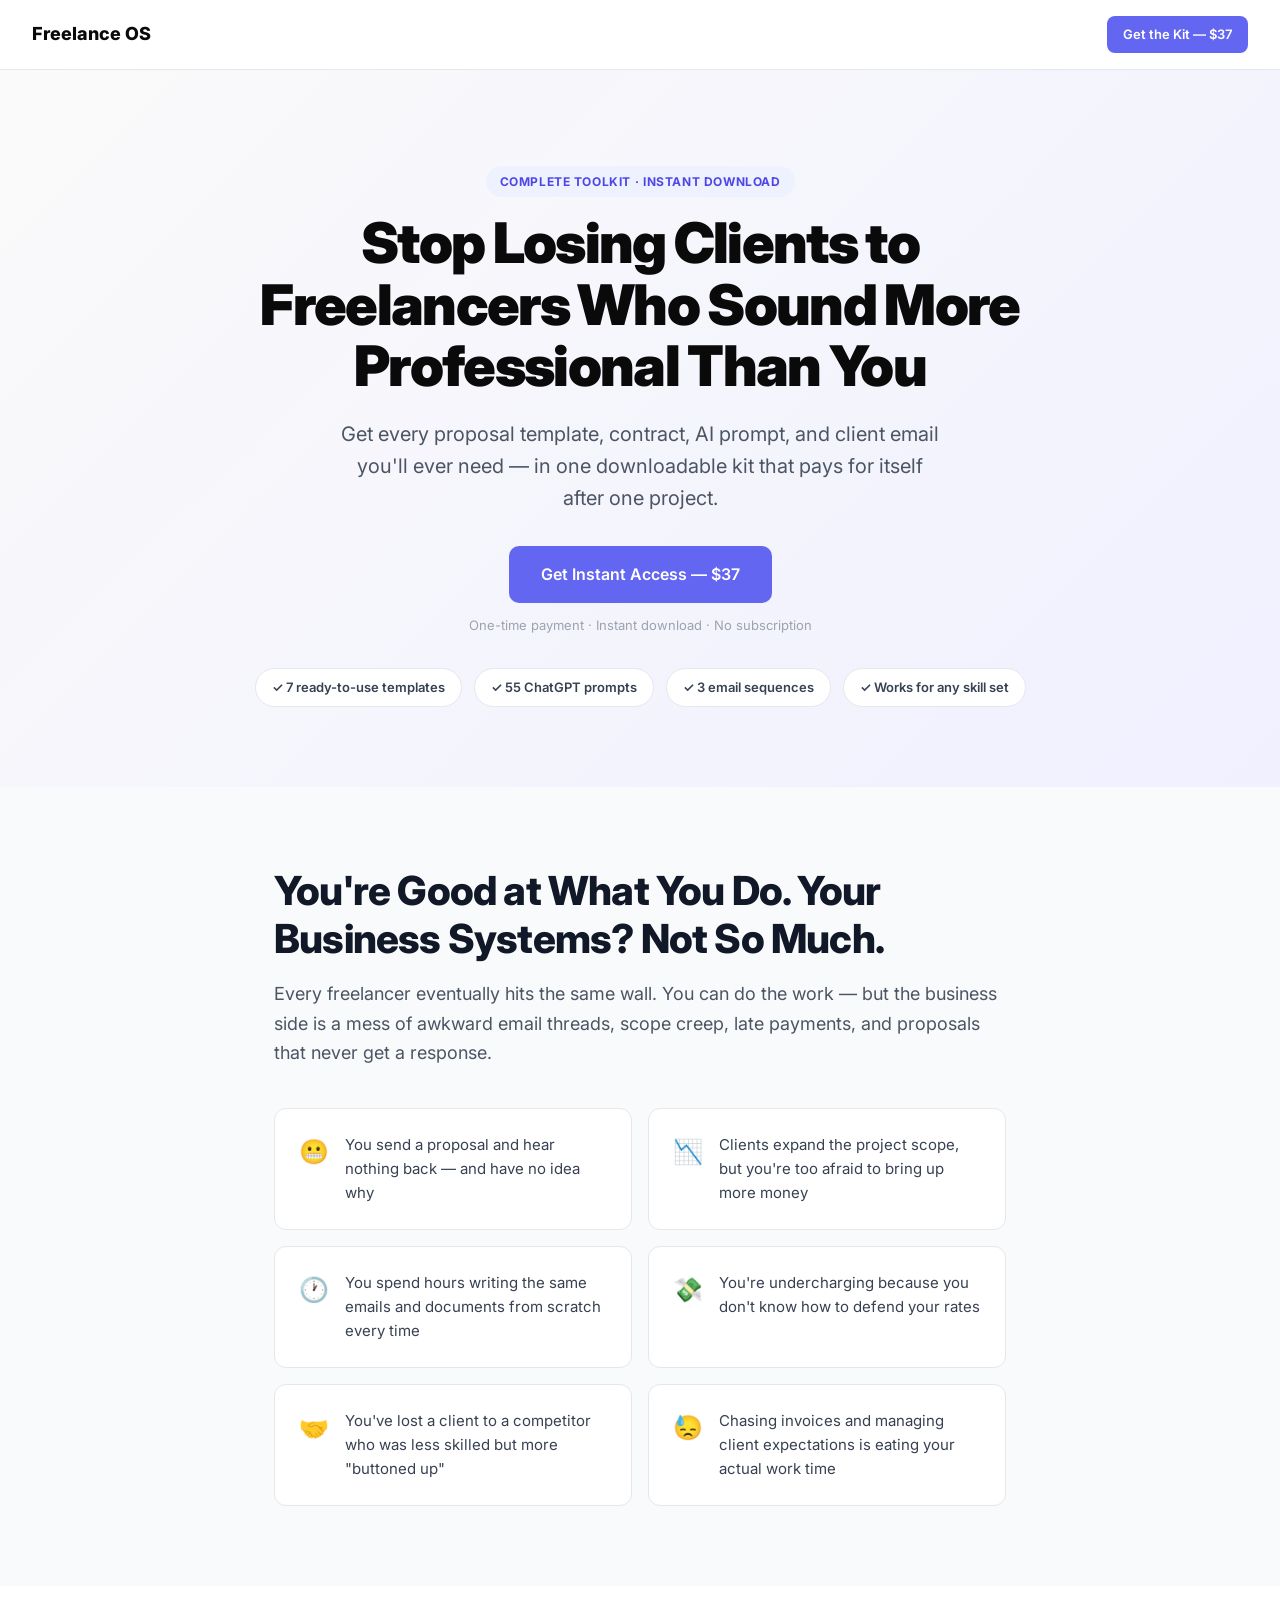
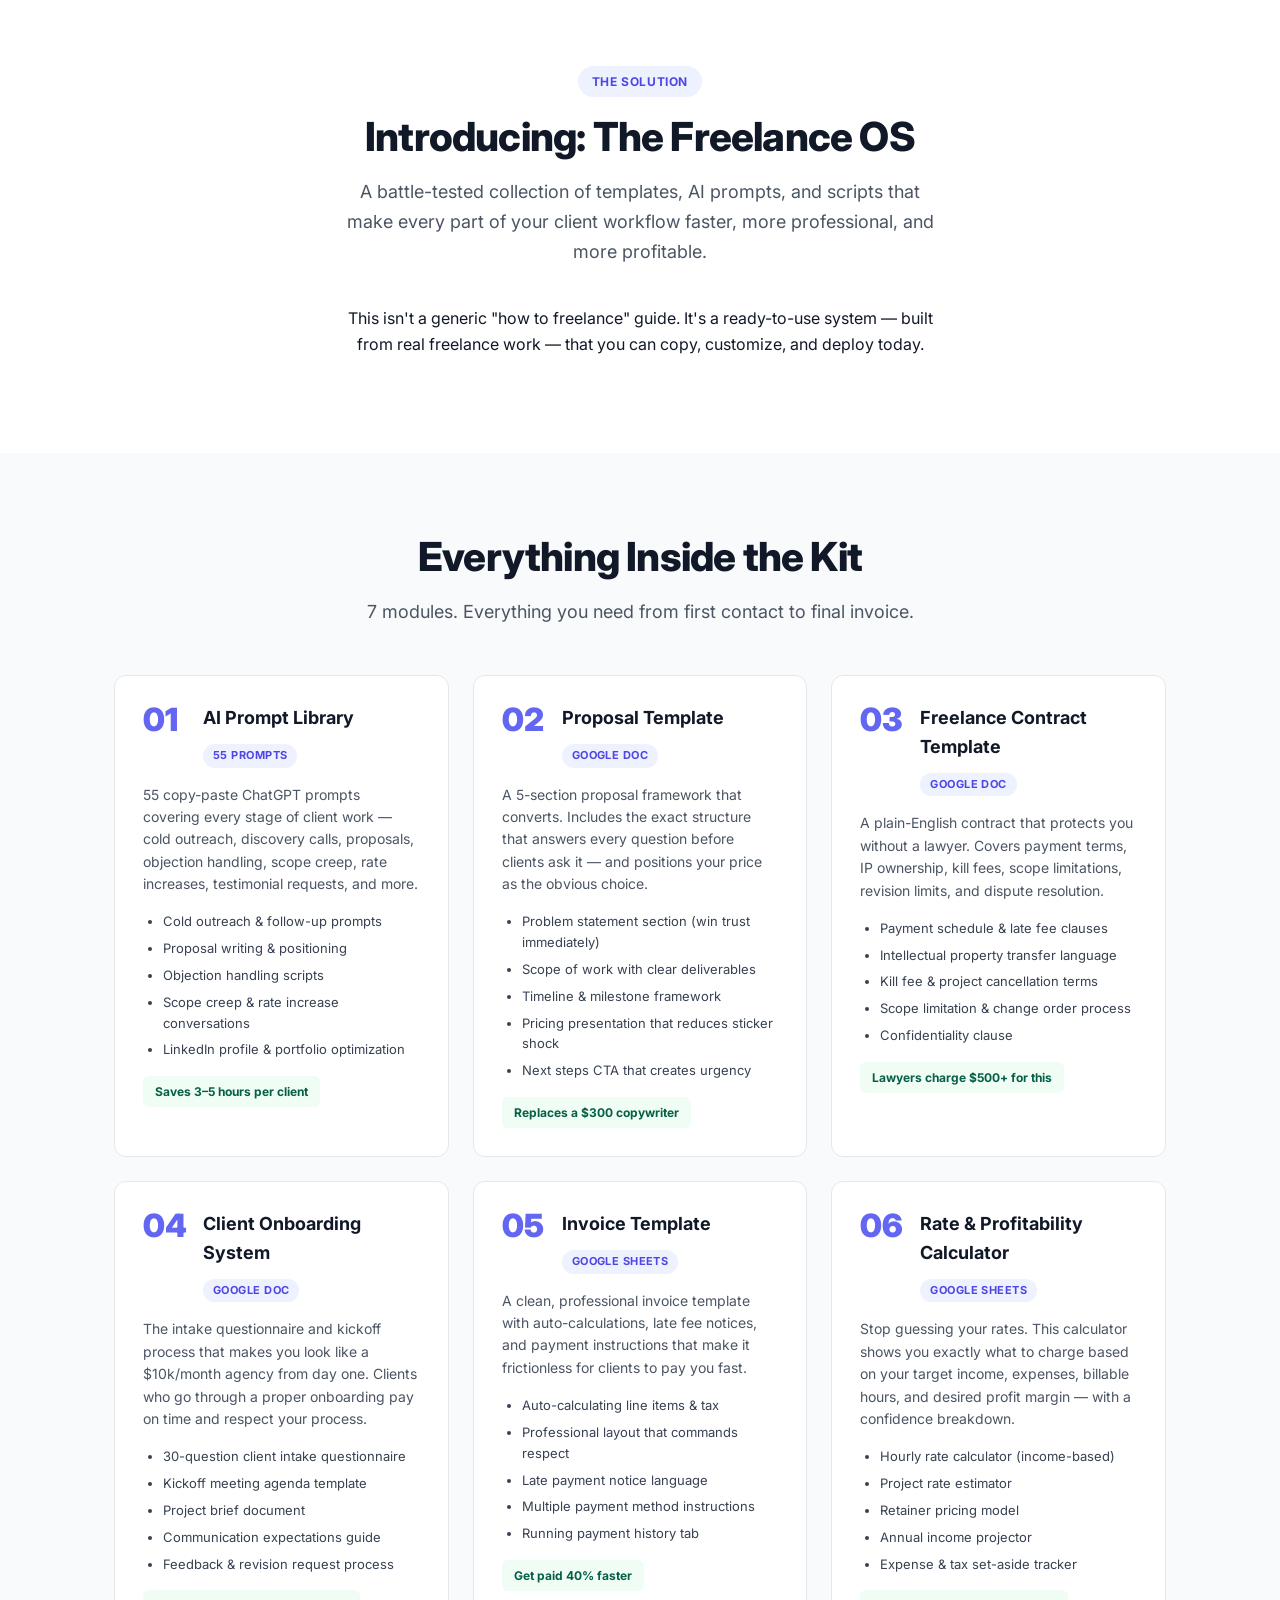
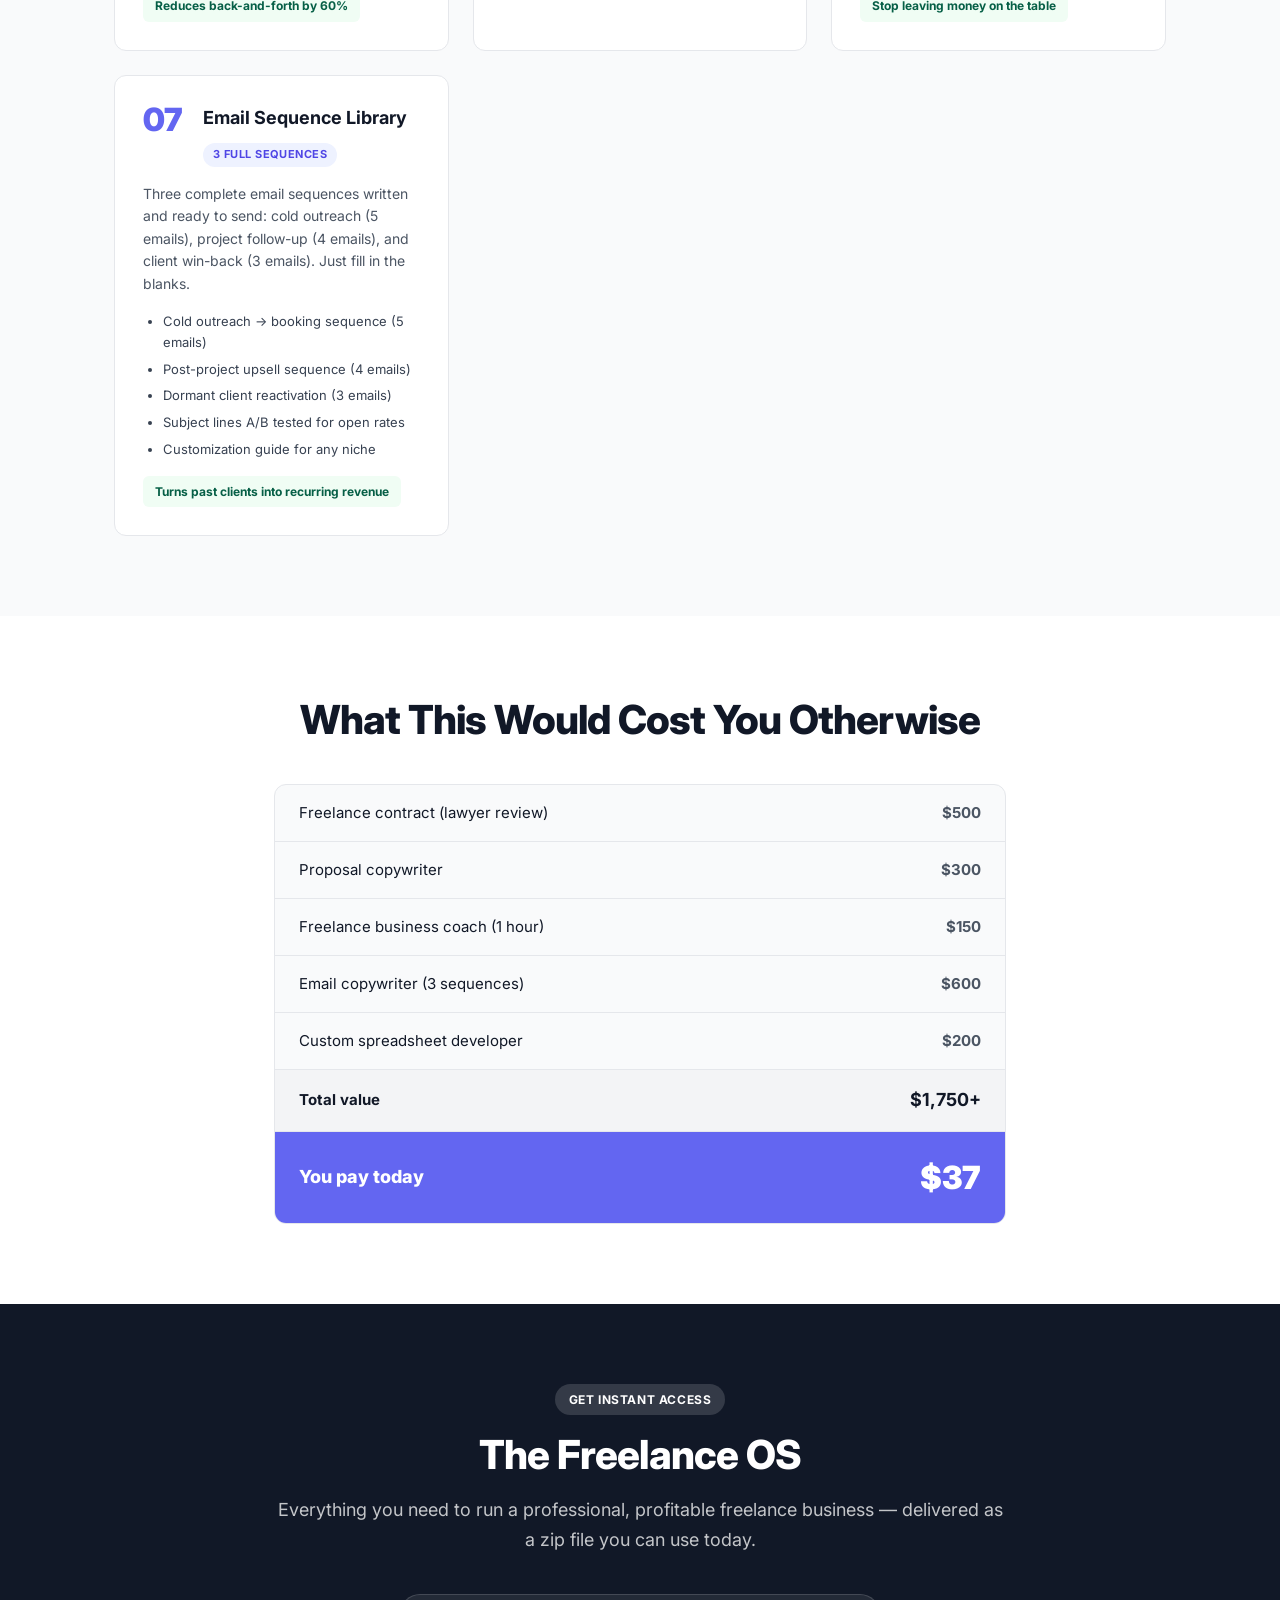
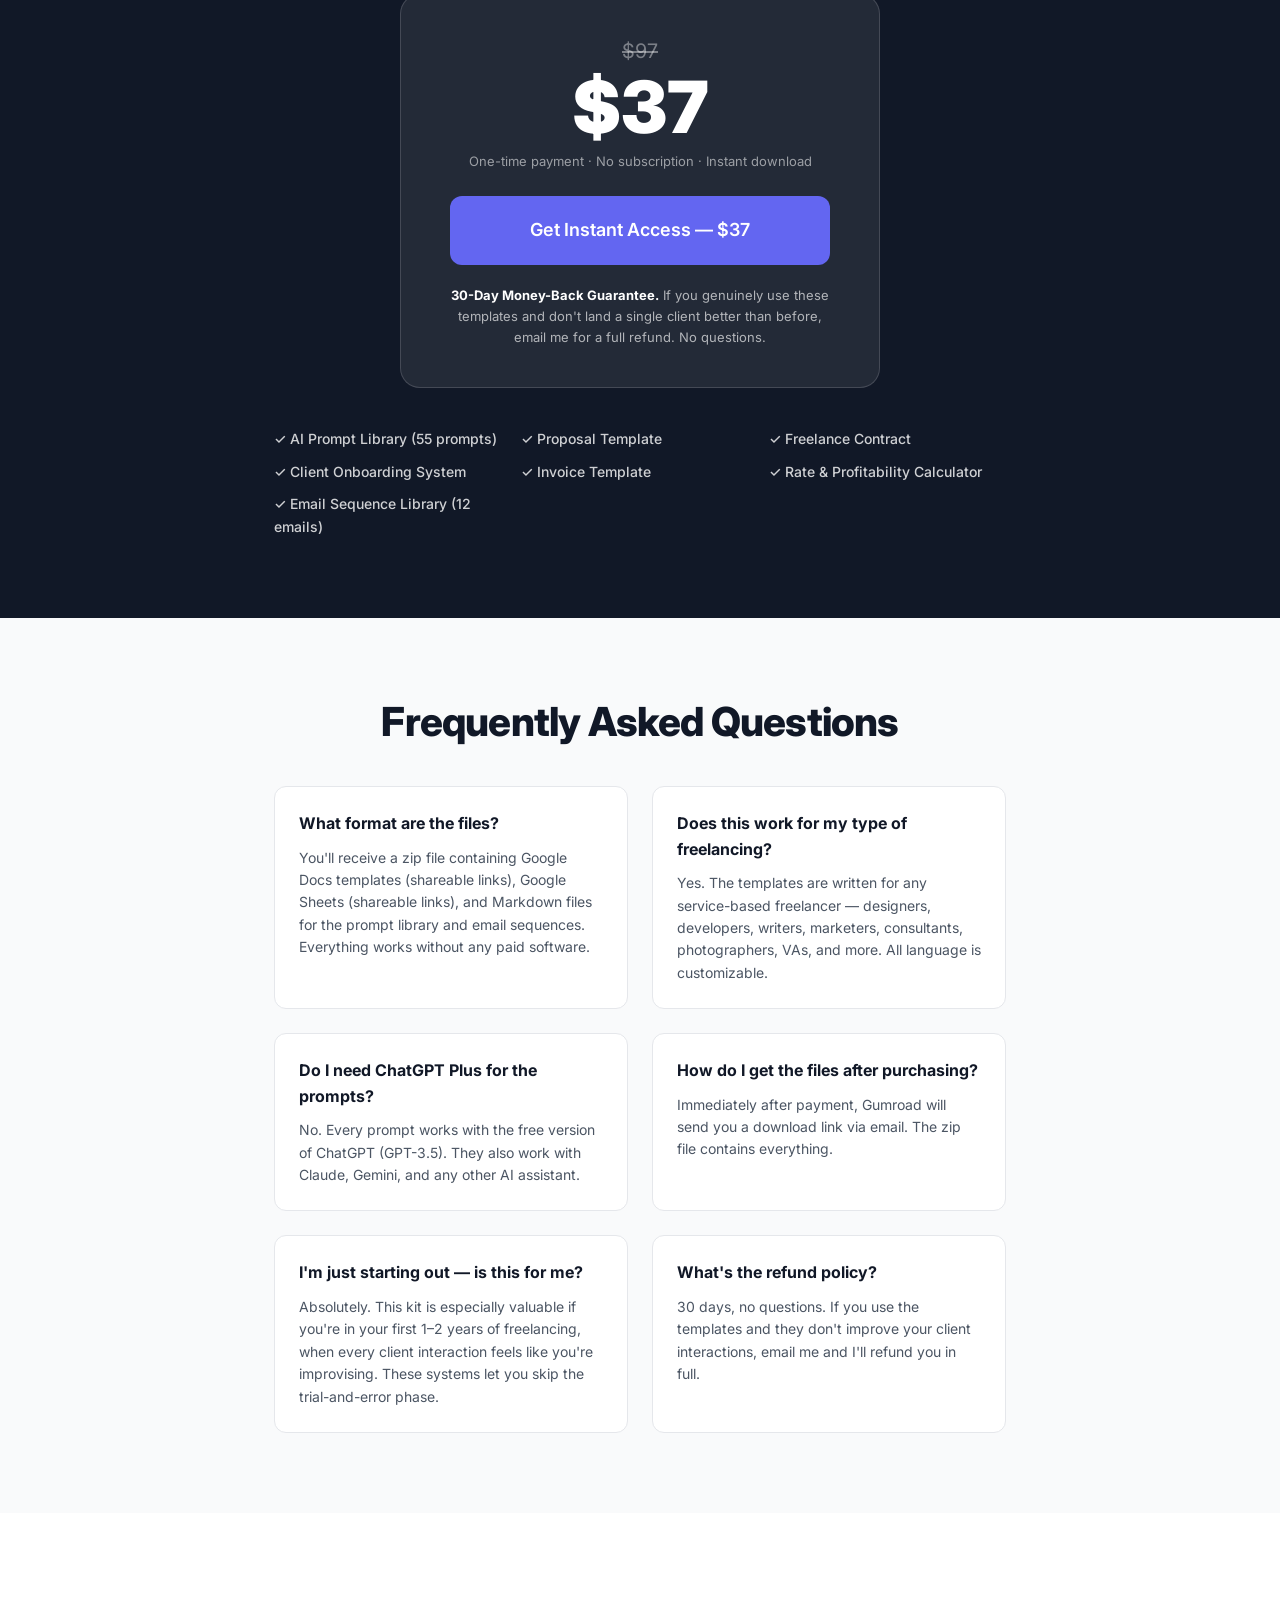
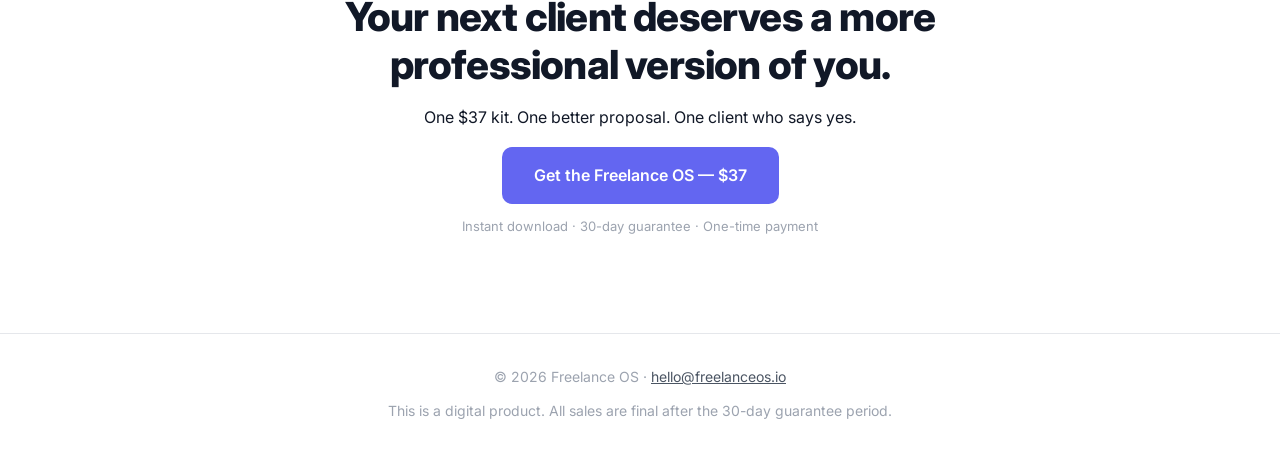
<file: index.html>
<!DOCTYPE html>
<html lang="en">
<head>
  <meta charset="UTF-8" />
  <meta name="viewport" content="width=device-width, initial-scale=1.0" />
  <title>The Freelance OS — Complete Client Management Toolkit</title>
  <meta name="description" content="Stop losing clients to freelancers who sound more professional. Get every template, prompt, and system you need to run a real freelance business — in one kit." />
  <link rel="preconnect" href="https://fonts.googleapis.com" />
  <link href="https://fonts.googleapis.com/css2?family=Inter:wght@400;500;600;700;800;900&display=swap" rel="stylesheet" />
  <link rel="stylesheet" href="assets/styles.css" />
</head>
<body>

  <!-- NAV -->
  <nav class="nav">
    <span class="nav-logo">Freelance OS</span>
    <a href="#buy" class="btn btn-sm">Get the Kit — $37</a>
  </nav>

  <!-- HERO -->
  <section class="hero">
    <div class="container">
      <div class="badge">Complete Toolkit · Instant Download</div>
      <h1>Stop Losing Clients to Freelancers Who Sound More Professional Than You</h1>
      <p class="hero-sub">Get every proposal template, contract, AI prompt, and client email you'll ever need — in one downloadable kit that pays for itself after one project.</p>
      <div class="hero-cta">
        <a href="#buy" class="btn btn-primary btn-lg">Get Instant Access — $37</a>
        <span class="hero-sub-note">One-time payment · Instant download · No subscription</span>
      </div>
      <div class="hero-proof">
        <div class="proof-item">✓ 7 ready-to-use templates</div>
        <div class="proof-item">✓ 55 ChatGPT prompts</div>
        <div class="proof-item">✓ 3 email sequences</div>
        <div class="proof-item">✓ Works for any skill set</div>
      </div>
    </div>
  </section>

  <!-- PROBLEM -->
  <section class="section section-light">
    <div class="container narrow">
      <h2>You're Good at What You Do. Your Business Systems? Not So Much.</h2>
      <p class="section-lead">Every freelancer eventually hits the same wall. You can do the work — but the business side is a mess of awkward email threads, scope creep, late payments, and proposals that never get a response.</p>
      <div class="pain-grid">
        <div class="pain-card">
          <span class="pain-icon">😬</span>
          <p>You send a proposal and hear nothing back — and have no idea why</p>
        </div>
        <div class="pain-card">
          <span class="pain-icon">📉</span>
          <p>Clients expand the project scope, but you're too afraid to bring up more money</p>
        </div>
        <div class="pain-card">
          <span class="pain-icon">🕐</span>
          <p>You spend hours writing the same emails and documents from scratch every time</p>
        </div>
        <div class="pain-card">
          <span class="pain-icon">💸</span>
          <p>You're undercharging because you don't know how to defend your rates</p>
        </div>
        <div class="pain-card">
          <span class="pain-icon">🤝</span>
          <p>You've lost a client to a competitor who was less skilled but more "buttoned up"</p>
        </div>
        <div class="pain-card">
          <span class="pain-icon">😓</span>
          <p>Chasing invoices and managing client expectations is eating your actual work time</p>
        </div>
      </div>
    </div>
  </section>

  <!-- SOLUTION -->
  <section class="section">
    <div class="container narrow">
      <div class="solution-intro">
        <div class="badge">The Solution</div>
        <h2>Introducing: The Freelance OS</h2>
        <p class="section-lead">A battle-tested collection of templates, AI prompts, and scripts that make every part of your client workflow faster, more professional, and more profitable.</p>
        <p>This isn't a generic "how to freelance" guide. It's a ready-to-use system — built from real freelance work — that you can copy, customize, and deploy today.</p>
      </div>
    </div>
  </section>

  <!-- WHAT'S INCLUDED -->
  <section class="section section-light" id="whats-included">
    <div class="container">
      <h2 class="centered">Everything Inside the Kit</h2>
      <p class="section-lead centered">7 modules. Everything you need from first contact to final invoice.</p>

      <div class="modules-grid">

        <div class="module-card">
          <div class="module-header">
            <span class="module-number">01</span>
            <div>
              <h3>AI Prompt Library</h3>
              <span class="module-tag">55 prompts</span>
            </div>
          </div>
          <p>55 copy-paste ChatGPT prompts covering every stage of client work — cold outreach, discovery calls, proposals, objection handling, scope creep, rate increases, testimonial requests, and more.</p>
          <ul class="module-list">
            <li>Cold outreach & follow-up prompts</li>
            <li>Proposal writing & positioning</li>
            <li>Objection handling scripts</li>
            <li>Scope creep & rate increase conversations</li>
            <li>LinkedIn profile & portfolio optimization</li>
          </ul>
          <div class="module-value">Saves 3–5 hours per client</div>
        </div>

        <div class="module-card">
          <div class="module-header">
            <span class="module-number">02</span>
            <div>
              <h3>Proposal Template</h3>
              <span class="module-tag">Google Doc</span>
            </div>
          </div>
          <p>A 5-section proposal framework that converts. Includes the exact structure that answers every question before clients ask it — and positions your price as the obvious choice.</p>
          <ul class="module-list">
            <li>Problem statement section (win trust immediately)</li>
            <li>Scope of work with clear deliverables</li>
            <li>Timeline & milestone framework</li>
            <li>Pricing presentation that reduces sticker shock</li>
            <li>Next steps CTA that creates urgency</li>
          </ul>
          <div class="module-value">Replaces a $300 copywriter</div>
        </div>

        <div class="module-card">
          <div class="module-header">
            <span class="module-number">03</span>
            <div>
              <h3>Freelance Contract Template</h3>
              <span class="module-tag">Google Doc</span>
            </div>
          </div>
          <p>A plain-English contract that protects you without a lawyer. Covers payment terms, IP ownership, kill fees, scope limitations, revision limits, and dispute resolution.</p>
          <ul class="module-list">
            <li>Payment schedule & late fee clauses</li>
            <li>Intellectual property transfer language</li>
            <li>Kill fee & project cancellation terms</li>
            <li>Scope limitation & change order process</li>
            <li>Confidentiality clause</li>
          </ul>
          <div class="module-value">Lawyers charge $500+ for this</div>
        </div>

        <div class="module-card">
          <div class="module-header">
            <span class="module-number">04</span>
            <div>
              <h3>Client Onboarding System</h3>
              <span class="module-tag">Google Doc</span>
            </div>
          </div>
          <p>The intake questionnaire and kickoff process that makes you look like a $10k/month agency from day one. Clients who go through a proper onboarding pay on time and respect your process.</p>
          <ul class="module-list">
            <li>30-question client intake questionnaire</li>
            <li>Kickoff meeting agenda template</li>
            <li>Project brief document</li>
            <li>Communication expectations guide</li>
            <li>Feedback & revision request process</li>
          </ul>
          <div class="module-value">Reduces back-and-forth by 60%</div>
        </div>

        <div class="module-card">
          <div class="module-header">
            <span class="module-number">05</span>
            <div>
              <h3>Invoice Template</h3>
              <span class="module-tag">Google Sheets</span>
            </div>
          </div>
          <p>A clean, professional invoice template with auto-calculations, late fee notices, and payment instructions that make it frictionless for clients to pay you fast.</p>
          <ul class="module-list">
            <li>Auto-calculating line items & tax</li>
            <li>Professional layout that commands respect</li>
            <li>Late payment notice language</li>
            <li>Multiple payment method instructions</li>
            <li>Running payment history tab</li>
          </ul>
          <div class="module-value">Get paid 40% faster</div>
        </div>

        <div class="module-card">
          <div class="module-header">
            <span class="module-number">06</span>
            <div>
              <h3>Rate & Profitability Calculator</h3>
              <span class="module-tag">Google Sheets</span>
            </div>
          </div>
          <p>Stop guessing your rates. This calculator shows you exactly what to charge based on your target income, expenses, billable hours, and desired profit margin — with a confidence breakdown.</p>
          <ul class="module-list">
            <li>Hourly rate calculator (income-based)</li>
            <li>Project rate estimator</li>
            <li>Retainer pricing model</li>
            <li>Annual income projector</li>
            <li>Expense & tax set-aside tracker</li>
          </ul>
          <div class="module-value">Stop leaving money on the table</div>
        </div>

        <div class="module-card">
          <div class="module-header">
            <span class="module-number">07</span>
            <div>
              <h3>Email Sequence Library</h3>
              <span class="module-tag">3 full sequences</span>
            </div>
          </div>
          <p>Three complete email sequences written and ready to send: cold outreach (5 emails), project follow-up (4 emails), and client win-back (3 emails). Just fill in the blanks.</p>
          <ul class="module-list">
            <li>Cold outreach → booking sequence (5 emails)</li>
            <li>Post-project upsell sequence (4 emails)</li>
            <li>Dormant client reactivation (3 emails)</li>
            <li>Subject lines A/B tested for open rates</li>
            <li>Customization guide for any niche</li>
          </ul>
          <div class="module-value">Turns past clients into recurring revenue</div>
        </div>

      </div>
    </div>
  </section>

  <!-- VALUE STACK -->
  <section class="section">
    <div class="container narrow">
      <h2 class="centered">What This Would Cost You Otherwise</h2>
      <div class="value-stack">
        <div class="value-row">
          <span>Freelance contract (lawyer review)</span>
          <span class="value-price">$500</span>
        </div>
        <div class="value-row">
          <span>Proposal copywriter</span>
          <span class="value-price">$300</span>
        </div>
        <div class="value-row">
          <span>Freelance business coach (1 hour)</span>
          <span class="value-price">$150</span>
        </div>
        <div class="value-row">
          <span>Email copywriter (3 sequences)</span>
          <span class="value-price">$600</span>
        </div>
        <div class="value-row">
          <span>Custom spreadsheet developer</span>
          <span class="value-price">$200</span>
        </div>
        <div class="value-row value-total-row">
          <span>Total value</span>
          <span class="value-price value-total">$1,750+</span>
        </div>
        <div class="value-you-pay">
          <span>You pay today</span>
          <span class="value-your-price">$37</span>
        </div>
      </div>
    </div>
  </section>

  <!-- BUY -->
  <section class="section section-dark" id="buy">
    <div class="container narrow centered">
      <div class="badge badge-light">Get Instant Access</div>
      <h2>The Freelance OS</h2>
      <p class="section-lead">Everything you need to run a professional, profitable freelance business — delivered as a zip file you can use today.</p>

      <div class="price-box">
        <div class="price-original">$97</div>
        <div class="price-current">$37</div>
        <div class="price-note">One-time payment · No subscription · Instant download</div>

        <!-- REPLACE THIS HREF with your Gumroad product link -->
        <a href="https://barrettsoul40.gumroad.com/l/kreiua" class="btn btn-primary btn-xl" id="gumroad-btn">
          Get Instant Access — $37
        </a>

        <div class="price-guarantee">
          <strong>30-Day Money-Back Guarantee.</strong> If you genuinely use these templates and don't land a single client better than before, email me for a full refund. No questions.
        </div>
      </div>

      <div class="whats-inside-summary">
        <div class="inside-item">✓ AI Prompt Library (55 prompts)</div>
        <div class="inside-item">✓ Proposal Template</div>
        <div class="inside-item">✓ Freelance Contract</div>
        <div class="inside-item">✓ Client Onboarding System</div>
        <div class="inside-item">✓ Invoice Template</div>
        <div class="inside-item">✓ Rate & Profitability Calculator</div>
        <div class="inside-item">✓ Email Sequence Library (12 emails)</div>
      </div>
    </div>
  </section>

  <!-- FAQ -->
  <section class="section section-light">
    <div class="container narrow">
      <h2 class="centered">Frequently Asked Questions</h2>
      <div class="faq-grid">
        <div class="faq-item">
          <h4>What format are the files?</h4>
          <p>You'll receive a zip file containing Google Docs templates (shareable links), Google Sheets (shareable links), and Markdown files for the prompt library and email sequences. Everything works without any paid software.</p>
        </div>
        <div class="faq-item">
          <h4>Does this work for my type of freelancing?</h4>
          <p>Yes. The templates are written for any service-based freelancer — designers, developers, writers, marketers, consultants, photographers, VAs, and more. All language is customizable.</p>
        </div>
        <div class="faq-item">
          <h4>Do I need ChatGPT Plus for the prompts?</h4>
          <p>No. Every prompt works with the free version of ChatGPT (GPT-3.5). They also work with Claude, Gemini, and any other AI assistant.</p>
        </div>
        <div class="faq-item">
          <h4>How do I get the files after purchasing?</h4>
          <p>Immediately after payment, Gumroad will send you a download link via email. The zip file contains everything.</p>
        </div>
        <div class="faq-item">
          <h4>I'm just starting out — is this for me?</h4>
          <p>Absolutely. This kit is especially valuable if you're in your first 1–2 years of freelancing, when every client interaction feels like you're improvising. These systems let you skip the trial-and-error phase.</p>
        </div>
        <div class="faq-item">
          <h4>What's the refund policy?</h4>
          <p>30 days, no questions. If you use the templates and they don't improve your client interactions, email me and I'll refund you in full.</p>
        </div>
      </div>
    </div>
  </section>

  <!-- FINAL CTA -->
  <section class="section">
    <div class="container narrow centered">
      <h2>Your next client deserves a more professional version of you.</h2>
      <p>One $37 kit. One better proposal. One client who says yes.</p>
      <a href="#buy" class="btn btn-primary btn-lg">Get the Freelance OS — $37</a>
      <p class="small-note">Instant download · 30-day guarantee · One-time payment</p>
    </div>
  </section>

  <!-- FOOTER -->
  <footer class="footer">
    <div class="container">
      <p>© 2026 Freelance OS · <a href="mailto:hello@freelanceos.io">hello@freelanceos.io</a></p>
      <p class="small-note">This is a digital product. All sales are final after the 30-day guarantee period.</p>
    </div>
  </footer>

</body>
</html>
</file>
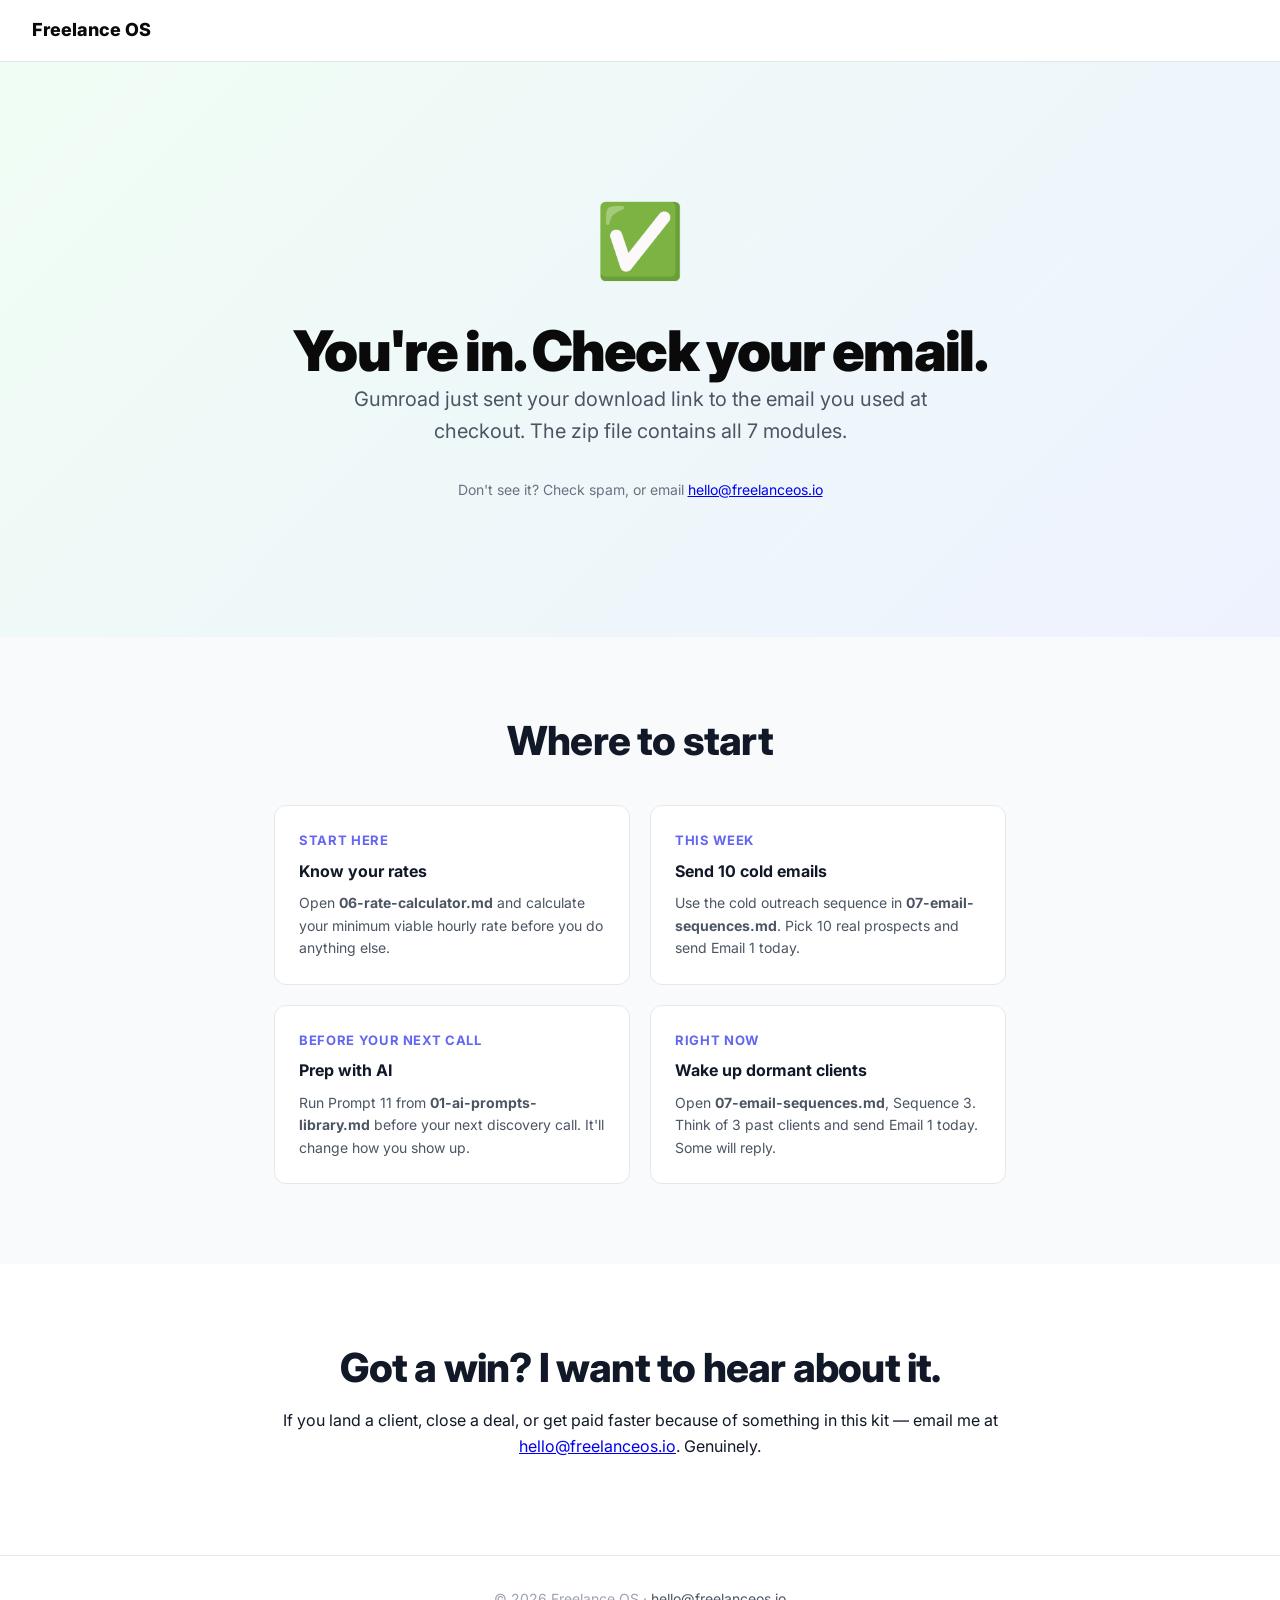
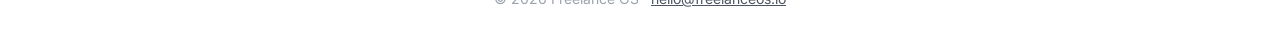
<file: thank-you.html>
<!DOCTYPE html>
<html lang="en">
<head>
  <meta charset="UTF-8" />
  <meta name="viewport" content="width=device-width, initial-scale=1.0" />
  <title>Thank You — Freelance OS</title>
  <link rel="preconnect" href="https://fonts.googleapis.com" />
  <link href="https://fonts.googleapis.com/css2?family=Inter:wght@400;500;600;700;800;900&display=swap" rel="stylesheet" />
  <link rel="stylesheet" href="assets/styles.css" />
  <style>
    .thankyou-hero { padding: 120px 0; text-align: center; background: linear-gradient(135deg, #f0fdf4 0%, #eef2ff 100%); }
    .big-check { font-size: 72px; margin-bottom: 24px; }
    .next-steps-grid { display: grid; grid-template-columns: repeat(auto-fit, minmax(240px, 1fr)); gap: 20px; margin-top: 40px; }
    .next-step-card { background: white; border: 1px solid #e5e7eb; border-radius: 12px; padding: 24px; text-align: left; }
    .step-num { font-size: 13px; font-weight: 700; color: #6366f1; text-transform: uppercase; letter-spacing: 0.05em; margin-bottom: 8px; }
    .next-step-card h3 { font-size: 16px; margin-bottom: 8px; }
    .next-step-card p { font-size: 14px; color: #4b5563; margin: 0; }
  </style>
</head>
<body>

  <nav class="nav">
    <span class="nav-logo">Freelance OS</span>
  </nav>

  <section class="thankyou-hero">
    <div class="container narrow">
      <div class="big-check">✅</div>
      <h1>You're in. Check your email.</h1>
      <p class="hero-sub">Gumroad just sent your download link to the email you used at checkout. The zip file contains all 7 modules.</p>
      <p style="color: #6b7280; font-size: 14px;">Don't see it? Check spam, or email <a href="mailto:hello@freelanceos.io">hello@freelanceos.io</a></p>
    </div>
  </section>

  <section class="section section-light">
    <div class="container narrow">
      <h2 class="centered">Where to start</h2>
      <div class="next-steps-grid">
        <div class="next-step-card">
          <div class="step-num">Start here</div>
          <h3>Know your rates</h3>
          <p>Open <strong>06-rate-calculator.md</strong> and calculate your minimum viable hourly rate before you do anything else.</p>
        </div>
        <div class="next-step-card">
          <div class="step-num">This week</div>
          <h3>Send 10 cold emails</h3>
          <p>Use the cold outreach sequence in <strong>07-email-sequences.md</strong>. Pick 10 real prospects and send Email 1 today.</p>
        </div>
        <div class="next-step-card">
          <div class="step-num">Before your next call</div>
          <h3>Prep with AI</h3>
          <p>Run Prompt 11 from <strong>01-ai-prompts-library.md</strong> before your next discovery call. It'll change how you show up.</p>
        </div>
        <div class="next-step-card">
          <div class="step-num">Right now</div>
          <h3>Wake up dormant clients</h3>
          <p>Open <strong>07-email-sequences.md</strong>, Sequence 3. Think of 3 past clients and send Email 1 today. Some will reply.</p>
        </div>
      </div>
    </div>
  </section>

  <section class="section">
    <div class="container narrow centered">
      <h2>Got a win? I want to hear about it.</h2>
      <p>If you land a client, close a deal, or get paid faster because of something in this kit — email me at <a href="mailto:hello@freelanceos.io">hello@freelanceos.io</a>. Genuinely.</p>
    </div>
  </section>

  <footer class="footer">
    <div class="container">
      <p>© 2026 Freelance OS · <a href="mailto:hello@freelanceos.io">hello@freelanceos.io</a></p>
    </div>
  </footer>

</body>
</html>
</file>
<file: assets/styles.css>
*, *::before, *::after { box-sizing: border-box; margin: 0; padding: 0; }

:root {
  --black: #0a0a0a;
  --white: #ffffff;
  --gray-50: #f9fafb;
  --gray-100: #f3f4f6;
  --gray-200: #e5e7eb;
  --gray-400: #9ca3af;
  --gray-600: #4b5563;
  --gray-700: #374151;
  --gray-900: #111827;
  --accent: #6366f1;
  --accent-dark: #4f46e5;
  --accent-light: #eef2ff;
  --green: #10b981;
  --radius: 12px;
  --shadow: 0 4px 24px rgba(0,0,0,0.08);
  --shadow-lg: 0 12px 48px rgba(0,0,0,0.14);
}

html { scroll-behavior: smooth; }

body {
  font-family: 'Inter', -apple-system, BlinkMacSystemFont, sans-serif;
  font-size: 16px;
  line-height: 1.6;
  color: var(--gray-900);
  background: var(--white);
}

.container { max-width: 1100px; margin: 0 auto; padding: 0 24px; }
.container.narrow { max-width: 780px; }
.centered { text-align: center; }

/* NAV */
.nav {
  display: flex;
  align-items: center;
  justify-content: space-between;
  padding: 16px 32px;
  border-bottom: 1px solid var(--gray-200);
  position: sticky;
  top: 0;
  background: rgba(255,255,255,0.95);
  backdrop-filter: blur(8px);
  z-index: 100;
}
.nav-logo { font-weight: 800; font-size: 18px; color: var(--black); }

/* BUTTONS */
.btn {
  display: inline-block;
  padding: 10px 20px;
  border-radius: 8px;
  font-weight: 600;
  font-size: 14px;
  text-decoration: none;
  transition: all 0.15s ease;
  cursor: pointer;
  border: none;
}
.btn-sm { padding: 8px 16px; font-size: 13px; background: var(--accent); color: var(--white); }
.btn-sm:hover { background: var(--accent-dark); }
.btn-primary { background: var(--accent); color: var(--white); }
.btn-primary:hover { background: var(--accent-dark); transform: translateY(-1px); box-shadow: 0 6px 20px rgba(99,102,241,0.35); }
.btn-lg { padding: 16px 32px; font-size: 16px; border-radius: 10px; }
.btn-xl { padding: 20px 40px; font-size: 18px; border-radius: 12px; width: 100%; max-width: 380px; }

/* BADGES */
.badge {
  display: inline-block;
  padding: 6px 14px;
  border-radius: 100px;
  font-size: 12px;
  font-weight: 700;
  letter-spacing: 0.05em;
  text-transform: uppercase;
  background: var(--accent-light);
  color: var(--accent-dark);
  margin-bottom: 16px;
}
.badge-light { background: rgba(255,255,255,0.15); color: var(--white); }

/* SECTIONS */
.section { padding: 80px 0; }
.section-light { background: var(--gray-50); }
.section-dark { background: var(--gray-900); color: var(--white); }
.section-dark h2, .section-dark p { color: var(--white); }
.section-dark .section-lead { color: rgba(255,255,255,0.75); }

h1 { font-size: clamp(32px, 5vw, 56px); font-weight: 900; line-height: 1.1; letter-spacing: -0.03em; color: var(--black); }
h2 { font-size: clamp(26px, 4vw, 40px); font-weight: 800; line-height: 1.2; letter-spacing: -0.02em; margin-bottom: 16px; }
h3 { font-size: 18px; font-weight: 700; margin-bottom: 8px; }
h4 { font-size: 16px; font-weight: 700; margin-bottom: 8px; }

.section-lead { font-size: 18px; color: var(--gray-600); line-height: 1.65; margin-bottom: 40px; }
p { margin-bottom: 16px; }

/* HERO */
.hero {
  padding: 96px 0 80px;
  background: linear-gradient(135deg, #fafafa 0%, #f0f0ff 100%);
  text-align: center;
}
.hero h1 { max-width: 820px; margin: 0 auto 20px; }
.hero-sub { font-size: 20px; color: var(--gray-600); max-width: 600px; margin: 0 auto 32px; }
.hero-cta { margin-bottom: 24px; }
.hero-sub-note { display: block; margin-top: 12px; font-size: 13px; color: var(--gray-400); }
.hero-proof {
  display: flex;
  justify-content: center;
  flex-wrap: wrap;
  gap: 12px;
  margin-top: 32px;
}
.proof-item {
  background: var(--white);
  border: 1px solid var(--gray-200);
  padding: 8px 16px;
  border-radius: 100px;
  font-size: 13px;
  font-weight: 600;
  color: var(--gray-700);
}

/* PAIN GRID */
.pain-grid {
  display: grid;
  grid-template-columns: repeat(auto-fit, minmax(260px, 1fr));
  gap: 16px;
  margin-top: 40px;
}
.pain-card {
  background: var(--white);
  border: 1px solid var(--gray-200);
  border-radius: var(--radius);
  padding: 24px;
  display: flex;
  gap: 16px;
  align-items: flex-start;
}
.pain-icon { font-size: 24px; flex-shrink: 0; }
.pain-card p { margin: 0; font-size: 15px; color: var(--gray-700); }

/* SOLUTION */
.solution-intro { text-align: center; }
.solution-intro p { max-width: 600px; margin-left: auto; margin-right: auto; }

/* MODULES GRID */
.modules-grid {
  display: grid;
  grid-template-columns: repeat(auto-fit, minmax(320px, 1fr));
  gap: 24px;
  margin-top: 48px;
}
.module-card {
  background: var(--white);
  border: 1px solid var(--gray-200);
  border-radius: var(--radius);
  padding: 28px;
  transition: box-shadow 0.2s ease;
}
.module-card:hover { box-shadow: var(--shadow-lg); }
.module-header {
  display: flex;
  align-items: flex-start;
  gap: 16px;
  margin-bottom: 16px;
}
.module-number {
  font-size: 32px;
  font-weight: 900;
  color: var(--accent);
  line-height: 1;
  min-width: 44px;
}
.module-tag {
  display: inline-block;
  background: var(--accent-light);
  color: var(--accent-dark);
  font-size: 11px;
  font-weight: 700;
  padding: 3px 10px;
  border-radius: 100px;
  letter-spacing: 0.04em;
  text-transform: uppercase;
}
.module-card p { font-size: 14px; color: var(--gray-600); margin-bottom: 16px; }
.module-list { padding-left: 20px; margin-bottom: 16px; }
.module-list li { font-size: 13px; color: var(--gray-700); margin-bottom: 6px; }
.module-value {
  background: #f0fdf4;
  color: #065f46;
  font-size: 12px;
  font-weight: 700;
  padding: 6px 12px;
  border-radius: 6px;
  display: inline-block;
}

/* VALUE STACK */
.value-stack {
  background: var(--gray-50);
  border: 1px solid var(--gray-200);
  border-radius: var(--radius);
  overflow: hidden;
  margin-top: 40px;
}
.value-row {
  display: flex;
  justify-content: space-between;
  align-items: center;
  padding: 16px 24px;
  border-bottom: 1px solid var(--gray-200);
  font-size: 15px;
}
.value-row:last-child { border-bottom: none; }
.value-price { font-weight: 700; color: var(--gray-600); }
.value-total-row { background: var(--gray-100); font-weight: 700; }
.value-total { color: var(--gray-900); font-size: 18px; }
.value-you-pay {
  display: flex;
  justify-content: space-between;
  align-items: center;
  padding: 20px 24px;
  background: var(--accent);
  font-size: 18px;
  font-weight: 800;
  color: var(--white);
}
.value-your-price { font-size: 32px; font-weight: 900; }

/* PRICE BOX */
.price-box {
  background: rgba(255,255,255,0.08);
  border: 1px solid rgba(255,255,255,0.15);
  border-radius: 20px;
  padding: 40px;
  margin: 40px auto;
  max-width: 480px;
  text-align: center;
}
.price-original {
  font-size: 20px;
  color: rgba(255,255,255,0.4);
  text-decoration: line-through;
  margin-bottom: 4px;
}
.price-current {
  font-size: 72px;
  font-weight: 900;
  color: var(--white);
  line-height: 1;
  margin-bottom: 8px;
}
.price-note { font-size: 13px; color: rgba(255,255,255,0.55); margin-bottom: 24px; }
.price-guarantee {
  margin-top: 20px;
  font-size: 13px;
  color: rgba(255,255,255,0.65);
  line-height: 1.6;
}
.price-guarantee strong { color: var(--white); }

.whats-inside-summary {
  display: grid;
  grid-template-columns: repeat(auto-fit, minmax(200px, 1fr));
  gap: 10px;
  margin-top: 32px;
  text-align: left;
}
.inside-item {
  font-size: 14px;
  color: rgba(255,255,255,0.8);
  font-weight: 500;
}

/* FAQ */
.faq-grid {
  display: grid;
  grid-template-columns: repeat(auto-fit, minmax(320px, 1fr));
  gap: 24px;
  margin-top: 40px;
}
.faq-item {
  background: var(--white);
  border: 1px solid var(--gray-200);
  border-radius: var(--radius);
  padding: 24px;
}
.faq-item h4 { color: var(--gray-900); margin-bottom: 10px; }
.faq-item p { font-size: 14px; color: var(--gray-600); margin: 0; }

/* SMALL NOTE */
.small-note { font-size: 13px; color: var(--gray-400); margin-top: 12px; }

/* FOOTER */
.footer {
  padding: 32px 0;
  border-top: 1px solid var(--gray-200);
  text-align: center;
}
.footer p { font-size: 14px; color: var(--gray-400); margin-bottom: 4px; }
.footer a { color: var(--gray-600); }

/* RESPONSIVE */
@media (max-width: 640px) {
  .section { padding: 60px 0; }
  .hero { padding: 64px 0 56px; }
  .modules-grid { grid-template-columns: 1fr; }
  .pain-grid { grid-template-columns: 1fr; }
  .price-box { padding: 28px 20px; }
  .price-current { font-size: 56px; }
  .btn-xl { padding: 16px 24px; font-size: 16px; }
  .whats-inside-summary { grid-template-columns: 1fr; }
}
</file>
